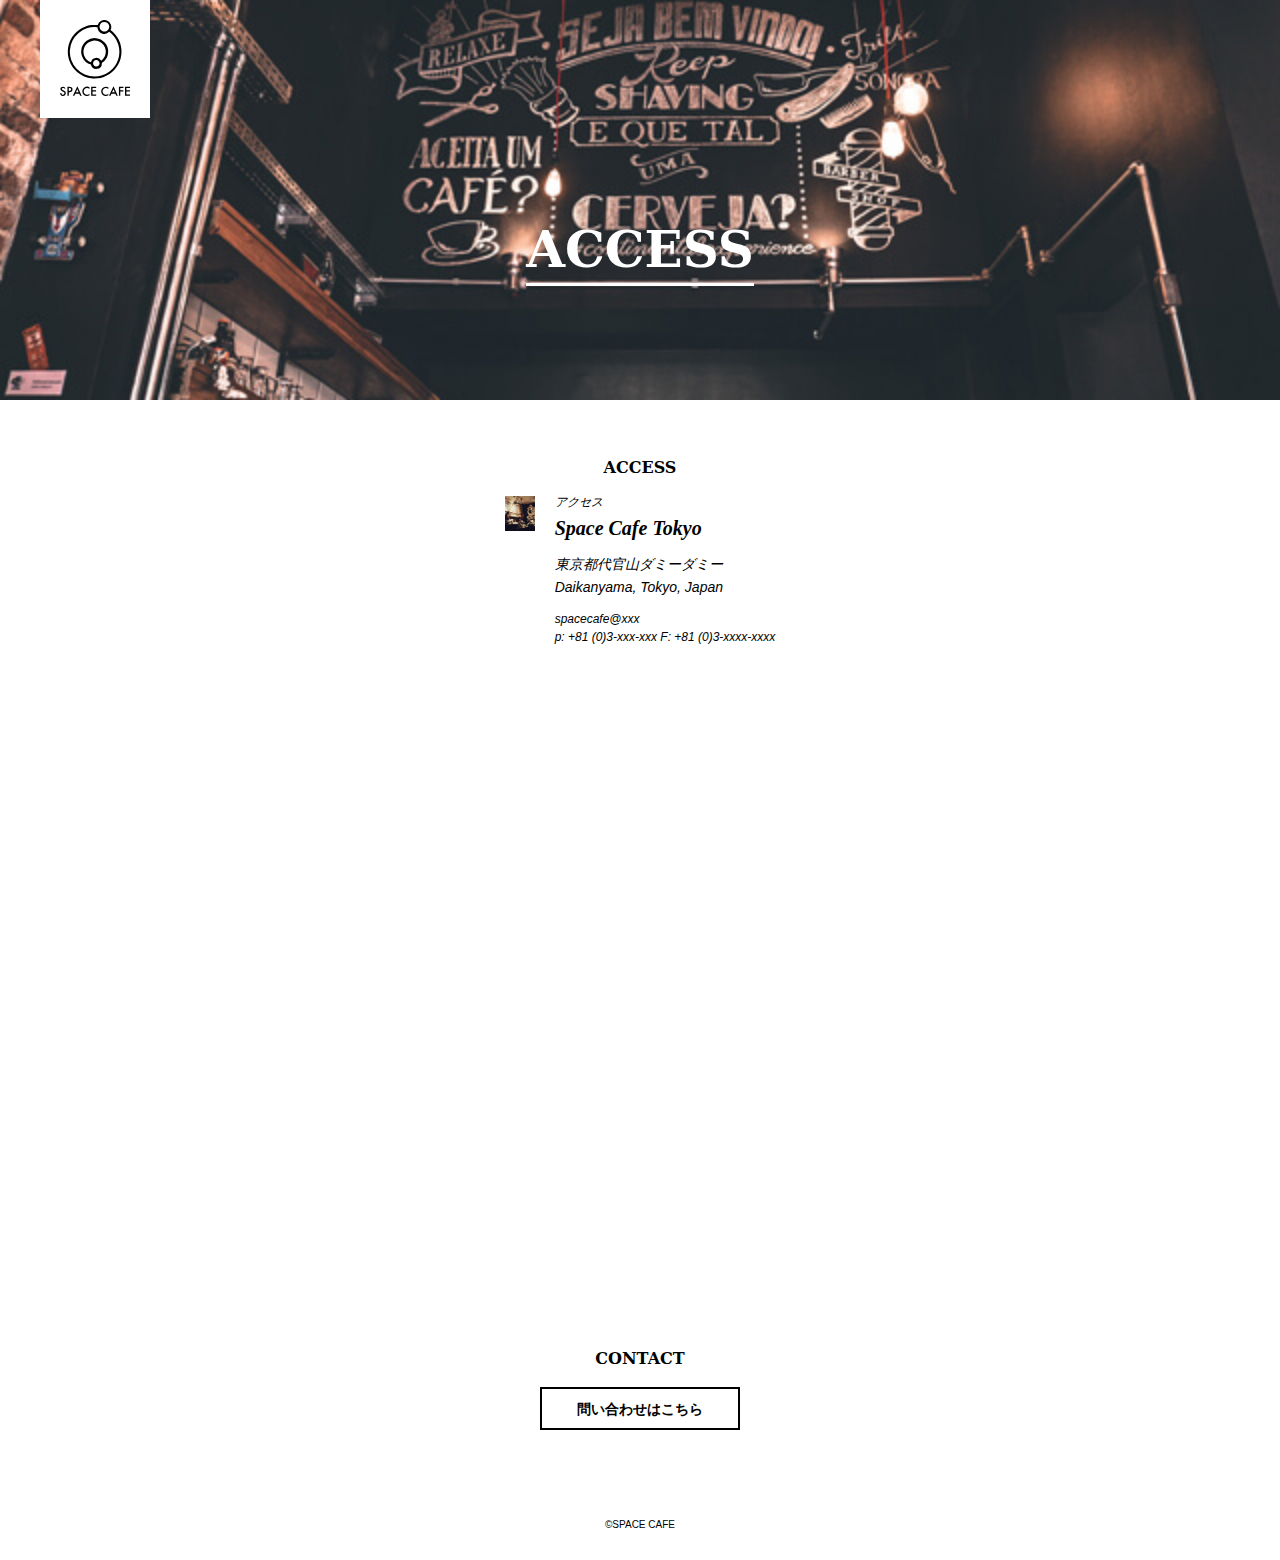
<file: access/index.html>
<!DOCTYPE html>
<html lang="ja">
    <head>
        <meta charset="utf-8">
        <meta name="viewport" content="widh=device_width, user-scalable=yes, initial-scale=1.0">
        <meta http-equiv="X-UA-Compatible" content="IE=edge">
        <title>アクセスページ｜ SPACE CAFE</title>
        <link rel="shortcut icon" href="../assets/img/common/favicon.ico">
        <link rel="apple-touch-icon" href="../assets/img/common/apple-touch-icon.png">
        <link rel="stylesheet" href="../assets/css/reset.css">
        <link rel="stylesheet" href="../assets/css/common.css">
        <link rel="stylesheet" href="../assets/css/access.css">
    </head>
    <body>
        <header class="header header-access">
            <h1 class="logo"><img src="../assets/img/common/logo.svg" alt=ロゴ""></h1>
            <div class="catch-copy"><span>ACCESS</span></div>
        </header>
        <main class="main">
            <div class="wrapper">
                <section class="section-access">
                    <h2 class="heading02"><span>ACCESS</span></h2>
                    <div class="access-block">
                    <div class="access-img"><img src="../assets/img/access/img_access.jpg" alt="店内風景"></div>
                    <address class="address">
                        <dl>
                            <dt>アクセス</dt>
                            <dd class="access-desk">
                                <div class="access-name">Space Cafe Tokyo</div>
                                <div class="address">
                                    <div class="address-text">
                                        東京都代官山ダミーダミー<br>
                                        Daikanyama, Tokyo, Japan
                                    </div>
                                    <div class="address-contact">
                                        spacecafe@xxx<br>
                                        p: +81 (0)3-xxx-xxx F: +81 (0)3-xxxx-xxxx
                                    </div>
                                </div>
                            </dd><!-- desc -->
                        </dl>
                    </address>
                </div><!-- access-block -->
                    <div class="map">
                        <iframe src="https://maps.app.goo.gl/CPAVqKoZZthkBF9E7" frameborder="0" width="600" height="450" style="border:0" allowfullscreen></iframe>
                    </div>
                </section>
                <section>
                    <h2 class="heading02 heading02-contact"><span>CONTACT</span></h2>
                    <a href="contact/index.html" class="btn">問い合わせはこちら</a>
                </section>
            </div> <!-- wrapper -->
        </main>
        <footer class="footer">
            <p class="copy"><small>&copy;SPACE CAFE</small></p>
        </footer>
    </body>
</html>
</file>
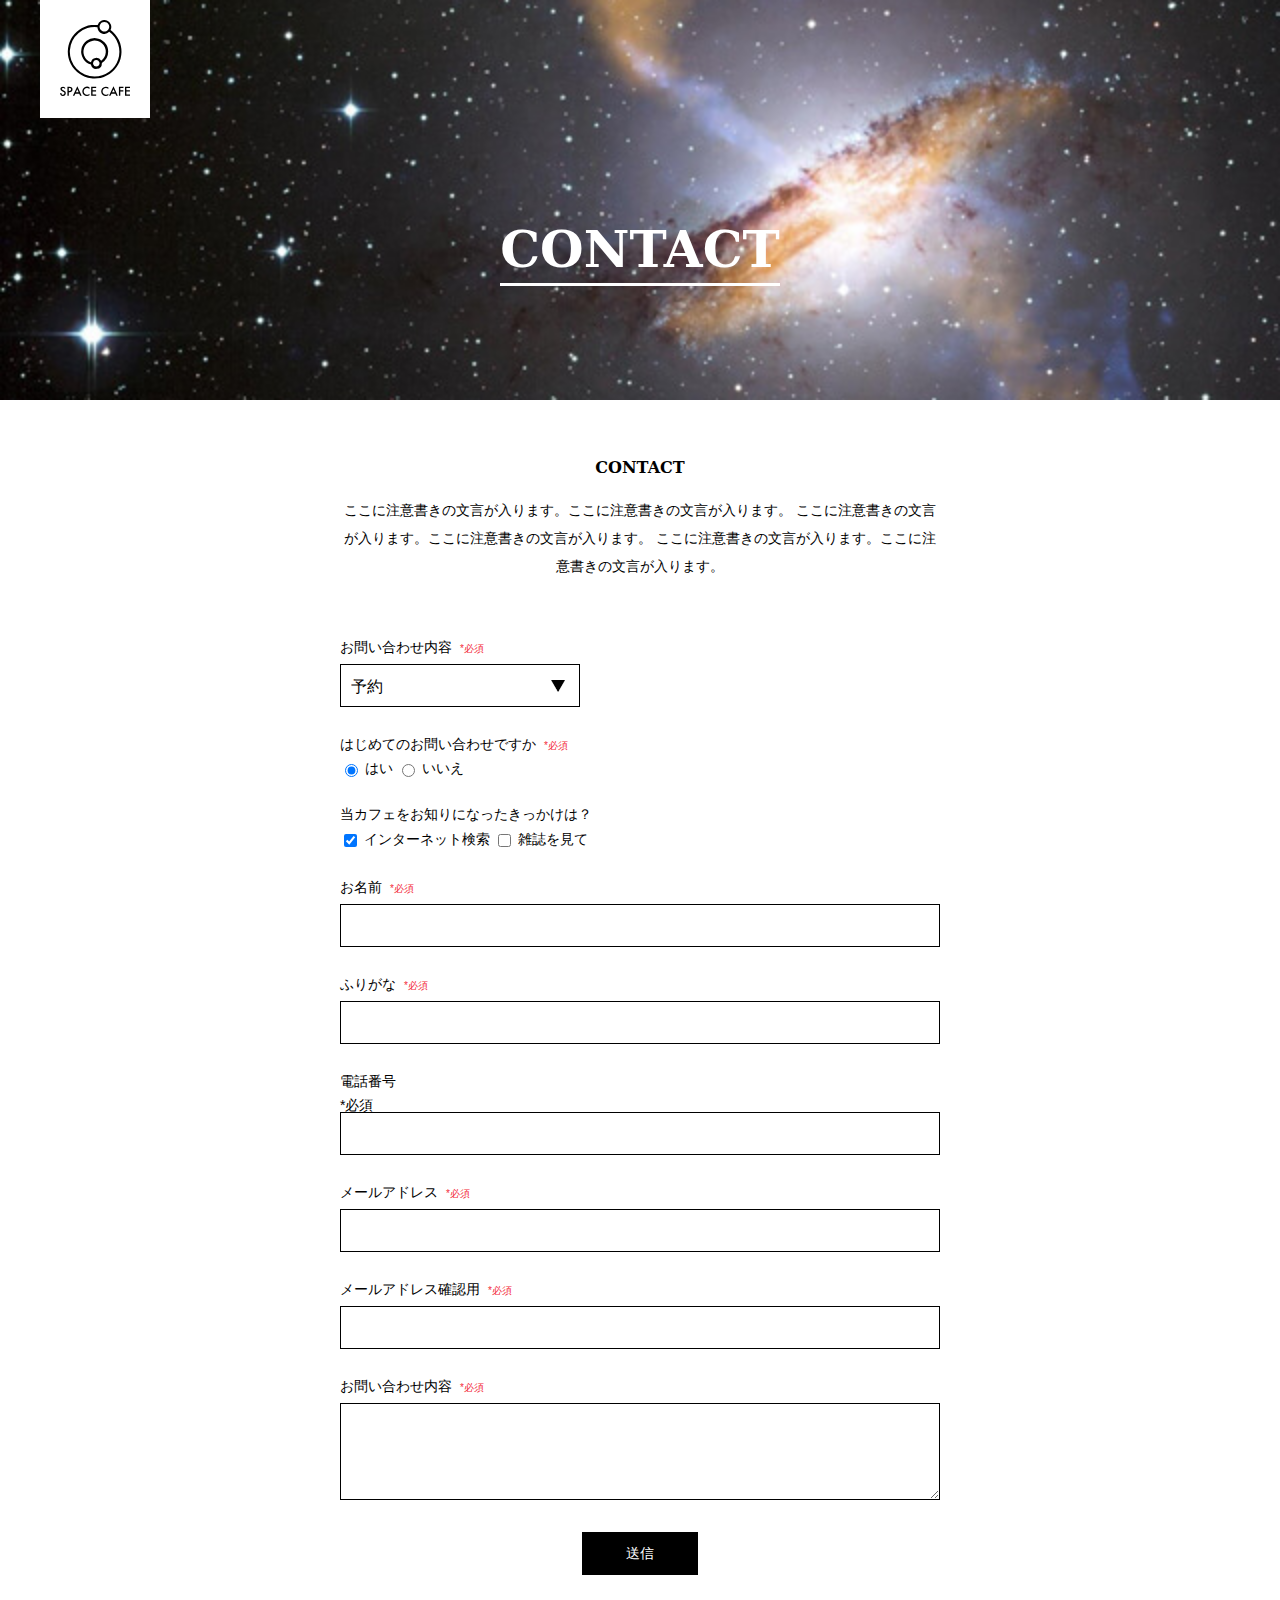
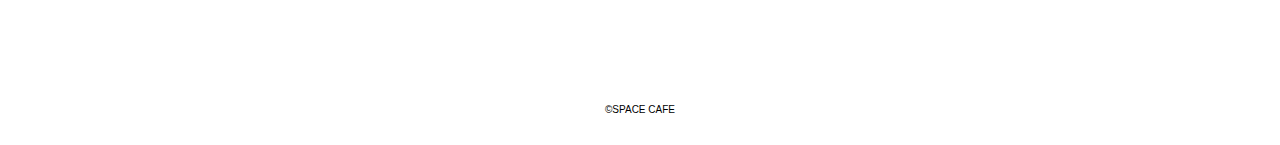
<file: contact/index.html>
<!DOCTYPE html>
<html lang="ja">
    <head>
        <meta charset="utf-8">
        <meta name="viewport" content="widh=device_width, user-scalable=yes, initial-scale=1.0">
        <meta http-equiv="X-UA-Compatible" content="IE=edge">
        <title>問い合わせ｜ SPACE CAFE</title>
        <link rel="shortcut icon" href="../assets/img/common/favicon.ico">
        <link rel="apple-touch-icon" href="../assets/img/common/apple-touch-icon.png">
        <link rel="stylesheet" href="../assets/css/reset.css">
        <link rel="stylesheet" href="../assets/css/common.css">
        <link rel="stylesheet" href="../assets/css/contact.css">
    </head>
    <body>
        <header class="header header-contact">
            <h1 class="logo"><img src="../assets/img/common/logo.svg" alt=ロゴ""></h1>
            <div class="catch-copy"><span>CONTACT</span></div>
        </header>
        <main class="main">
            <div class="wrapper">
                <section class="section-contact">
                    <h2 class="heading02"><span>CONTACT</span></h2>
                    <div class="lead">
                        ここに注意書きの文言が入ります。ここに注意書きの文言が入ります。
                        ここに注意書きの文言が入ります。ここに注意書きの文言が入ります。
                        ここに注意書きの文言が入ります。ここに注意書きの文言が入ります。
                    </div>
                    <form action="#" class="form">
                        <fieldset class="form-block">
                            <legend class="form-title">お問い合わせ内容<span class="must">*必須</span></legend>
                            <div class="form-input">
                                <div class="selectbox-wrap">
                                    <select class="select" name="select">
                                        <option value="予約">予約</option>
                                        <option value="その他お問い合わせ">その他お問い合わせ</option>
                                    </select>
                                </div>
                            </div>
                        </fieldset>
                        <fieldset class="form-block">
                            <legend class="form-title">はじめてのお問い合わせですか<span class="must">*必須</span></legend>                        
                                <div class="form-input">
                                    <input type="radio" name="radio" id="radio1" value="1" checked>
                                    <label for="radio1">はい</label>
                                    <input type="radio" name="radio" id="radio2" value="2">
                                    <label for="radio2">いいえ</label>
                                </div>
                        </fieldset>
                        <fieldset class="form-block">
                            <legend class="form-title">当カフェをお知りになったきっかけは？</legend>                        
                                <div class="form-input">
                                    <input type="checkbox" name="checkbox" id="checkbox" value="1" checked>
                                    <label for="checkbox1">インターネット検索</label>
                                    <input type="checkbox" name="checkbox" id="checkbox2" value="2">
                                    <label for="checkbox2">雑誌を見て</label>
                                </div>
                        </fieldset>
                        <fieldset class="form-block">
                            <legend class="form-title">お名前<span class="must">*必須</span></legend>                        
                                <div class="form-input">
                                    <input type="text" class="input-text">
                                </div>
                        </fieldset>
                        <fieldset class="form-block">
                            <legend class="form-title">ふりがな<span class="must">*必須</span></legend>                        
                                <div class="form-input">
                                    <input type="text" class="input-text">
                                </div>
                        </fieldset>
                        <fieldset class="form-block">
                            <legend class="form-title">電話番号</legend><span class="must">*必須</span></legend>                        
                                <div class="form-input">
                                    <input type="text" class="input-text">
                                </div>
                        </fieldset>
                        <fieldset class="form-block">
                            <legend class="form-title">メールアドレス<span class="must">*必須</span></legend>                        
                                <div class="form-input">
                                    <input type="text" class="input-text">
                                </div>
                        </fieldset>
                        <fieldset class="form-block">
                            <legend class="form-title">メールアドレス確認用<span class="must">*必須</span></legend>                        
                                <div class="form-input">
                                    <input type="text" class="input-text">
                                </div>
                        </fieldset>
                        <fieldset class="form-block">
                            <legend class="form-title">お問い合わせ内容<span class="must">*必須</span></legend>                        
                                <div class="form-input">
                                    <textarea class="textarea"></textarea>
                                </div>
                        </fieldset>
                        <button class="submit-btn">送信</button>
                    </form>
                </section>
            </div> <!-- wrapper -->
        </main>
        <footer class="footer">
            <p class="copy"><small>&copy;SPACE CAFE</small></p>
        </footer>
    </body>
</html>
</file>
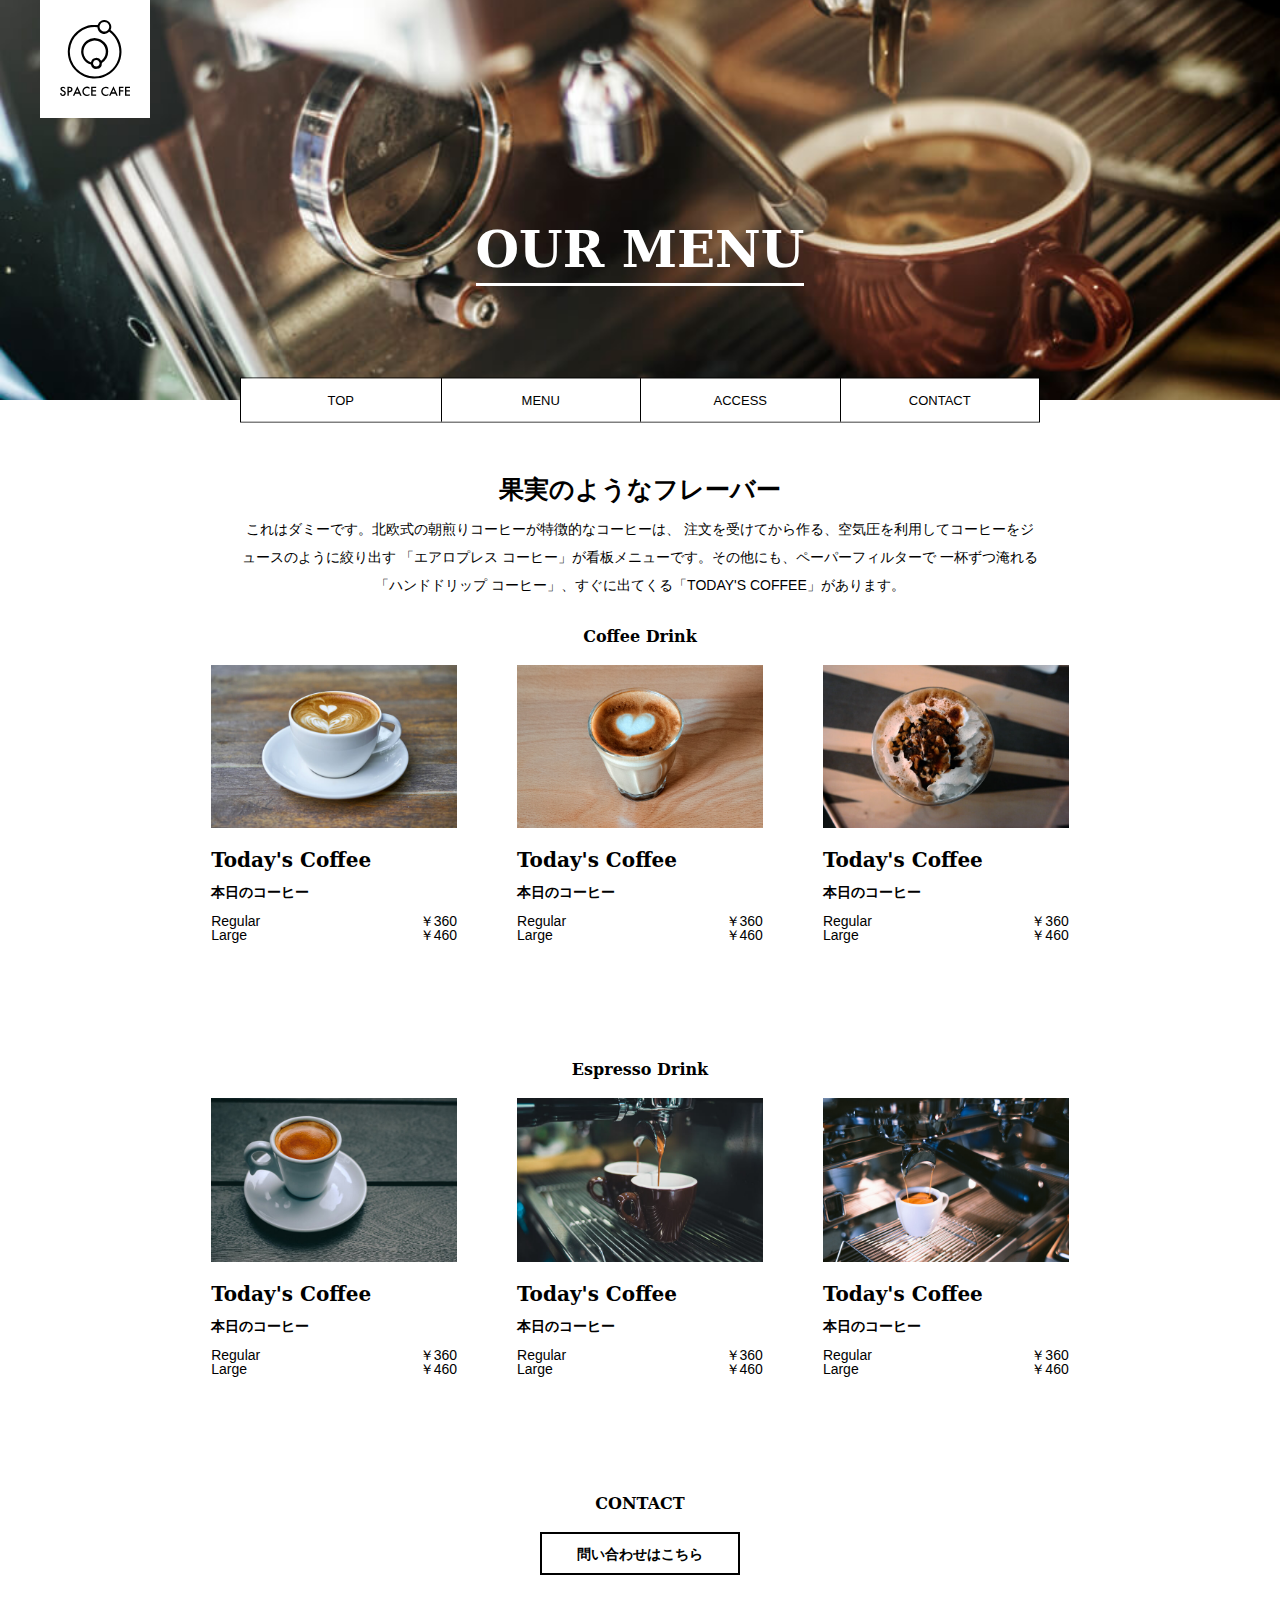
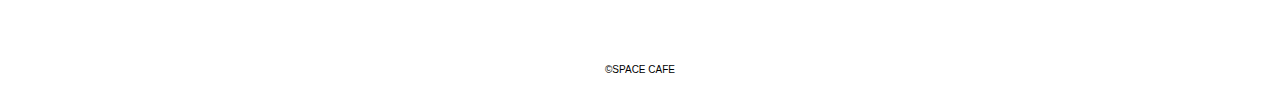
<file: menu/index.html>
<!DOCTYPE html>
<html lang="ja">
    <head>
        <meta charset="utf-8">
        <meta name="viewport" content="widh=device_width, user-scalable=yes, initial-scale=1.0">
        <meta http-equiv="X-UA-Compatible" content="IE=edge">
        <title>メニューページ｜ SPACE CAFE</title>
        <link rel="shortcut icon" href="../assets/img/common/favicon.ico">
        <link rel="apple-touch-icon" href="../assets/img/common/apple-touch-icon.png">
        <link rel="stylesheet" href="../assets/css/reset.css">
        <link rel="stylesheet" href="../assets/css/common.css">
        <link rel="stylesheet" href="../assets/css/menu.css">
    </head>
    <body>
        <header class="header header-menu">
            <h1 class="logo"><img src="../assets/img/common/logo.svg" alt=ロゴ""></h1>
            <div class="catch-copy"><span>OUR MENU</span></div>
        </header>
        <nav class="globalnav">
            <ul class="globalnav-list">
                <li><a href="../index.html">TOP</a></li>
                <li><a href="index.html">MENU</a></li>
                <li><a href="../access/index.html">ACCESS</a></li>
                <li><a href="../contact/index.html">CONTACT</a></li>
            </ul>
        </nav>
        <main class="main">
            <div class="wrapper">
                <div class="lead">
                    <div class="lead-title">果実のようなフレーバー</div>
                    これはダミーです。北欧式の朝煎りコーヒーが特徴的なコーヒーは、
                    注文を受けてから作る、空気圧を利用してコーヒーをジュースのように絞り出す
                    「エアロプレス コーヒー」が看板メニューです。その他にも、ペーパーフィルターで
                    一杯ずつ淹れる「ハンドドリップ コーヒー」、すぐに出てくる「TODAY'S COFFEE」があります。
                </div>
                <section class="menu-category">
                    <h2 class="heading02 heading02--menu"><span>Coffee Drink</span></h2>
                <ul class="menu-wrap">
                    <li class="menu">
                        <div class="menu-img"><img src="../assets/img/menu/menu_coffee01.jpg" alt=""></div>
                        <div class="menu-name-en">Today's Coffee</div>
                        <p class="menu-name-ja">本日のコーヒー</p>
                        <div class="menu-price">
                            <span>Regular</span>
                            <span>￥360</span>
                        </div>
                        <div class="menu-price">
                            <span>Large</span>
                            <span>￥460</span>
                        </div>
                    </li>
                    <li class="menu">
                        <div class="menu-img"><img src="../assets/img/menu/menu_coffee02.jpg" alt=""></div>
                        <div class="menu-name-en">Today's Coffee</div>
                        <p class="menu-name-ja">本日のコーヒー</p>
                        <div class="menu-price">
                            <span>Regular</span>
                            <span>￥360</span>
                        </div>
                        <div class="menu-price">
                            <span>Large</span>
                            <span>￥460</span>
                        </div>
                    </li>
                    <li class="menu">
                        <div class="menu-img"><img src="../assets/img/menu/menu_coffee03.jpg" alt=""></div>
                        <div class="menu-name-en">Today's Coffee</div>
                        <p class="menu-name-ja">本日のコーヒー</p>
                        <div class="menu-price">
                            <span>Regular</span>
                            <span>￥360</span>
                        </div>
                        <div class="menu-price">
                            <span>Large</span>
                            <span>￥460</span>
                        </div>
                    </li>
                </ul>
                </section>
                <section class="menu-category">
                    <h2 class="heading02 heading02--menu"><span>Espresso Drink</span></h2>
                <ul class="menu-wrap">
                    <li class="menu">
                        <div class="menu-img"><img src="../assets/img/menu/menu_coffee04.jpg" alt=""></div>
                        <div class="menu-name-en">Today's Coffee</div>
                        <p class="menu-name-ja">本日のコーヒー</p>
                        <div class="menu-price">
                            <span>Regular</span>
                            <span>￥360</span>
                        </div>
                        <div class="menu-price">
                            <span>Large</span>
                            <span>￥460</span>
                        </div>
                    </li>
                    <li class="menu">
                        <div class="menu-img"><img src="../assets/img/menu/menu_coffee05.jpg" alt=""></div>
                        <div class="menu-name-en">Today's Coffee</div>
                        <p class="menu-name-ja">本日のコーヒー</p>
                        <div class="menu-price">
                            <span>Regular</span>
                            <span>￥360</span>
                        </div>
                        <div class="menu-price">
                            <span>Large</span>
                            <span>￥460</span>
                        </div>
                    </li>
                    <li class="menu">
                        <div class="menu-img"><img src="../assets/img/menu/menu_coffee06.jpg" alt=""></div>
                        <div class="menu-name-en">Today's Coffee</div>
                        <p class="menu-name-ja">本日のコーヒー</p>
                        <div class="menu-price">
                            <span>Regular</span>
                            <span>￥360</span>
                        </div>
                        <div class="menu-price">
                            <span>Large</span>
                            <span>￥460</span>
                        </div>
                    </li>
                </ul>
                </section>
                <section>
                    <h2 class="heading02 heading02-contact"><span>CONTACT</span></h2>
                    <a href="contact/index.html" class="btn">問い合わせはこちら</a>
                </section>
            </div> <!-- wrapper -->
        </main>
        <footer class="footer">
            <p class="copy"><small>&copy;SPACE CAFE</small></p>
        </footer>
    </body>
</html>
</file>
<file: assets/css/common.css>
@charset "UTF-8";
.header {
    position: relative;
    width: 100%;
    height: 0;
    padding-bottom: 100%;
    background: url(../img/top/hero_top.jpg) no-repeat center center/cover;
}

.logo {
    width: 60px;
    padding: 10px;
    background: #fff;
    position: absolute;
    top: 0;
    left: 20px;
}

.catch-copy, .page-title {
    text-align: center;
    width: 100%;
    color: #fff;
    font-family: "ヒラギノ明朝 ProN W3", "Hiragino Mincho ProN", "HG明朝E", "MS P明朝", "MS 明朝", "serif";
    font-size: 6vw;
    font-weight: bold;
    position: absolute;
    top: 50%;
    left: 0;
    -webkit-transform: translate(0, -50%);
    transform: translate(0, 50%);
}

.catch-copy span, .page-title span {
    border-bottom: 3px solid #fff;
    padding-bottom: 4px;
}

.heading02 {
    text-align: center;
    font-size: 16px;
    font-weight: bold;
    color: #000;
    font-family: "ヒラギノ明朝 ProN W3", "Hiragino Mincho ProN", "HG明朝E", "MS P明朝", "MS 明朝", "serif";
    margin-bottom: 20px;
}

.span {
border-bottom: 3px solid #000;
padding-bottom: 4px;
}

.lead {
    font-size: 14px;
    line-height: 2.0;
}

.btn {
    display: block;
    text-align: center;
    width: 200px;
    margin: 0 auto 60px;
    border: 2px solid #000;
    text-decoration: none;
    padding: 13px 0 12px;
    font-weight: bold;
}

.footer {
    padding: 15px 10px;
}

.copy {
    text-align: center;
    font-size: 1.0rem;
}

@media print, screen and (min-width: 768px) {
    .header {
        height: 400px;
        padding-bottom: 0;
    }
}

@media print, screen and (min-width: 768px) {
    .logo {
        width: 110px;
        padding: 20px;
        left: 40px;
    }
}

@media print, screen and (min-width: 768px) {
    .catch-copy, .page-title {
        font-size: 50px;
    }
}

@media print, screen and (min-width: 768px) {
    .lead {
        width: 800px;
        margin: 0 auto;
        text-align: center;
    }
}

@media print, screen and (min-width: 768px) {
    .img-link-wrap {
        display: -webkit-flex;
        display: -ms-flexbox;
        display: flex;
        margin-bottom: 80px;
    }
    .img-link {
        width: 50%;
    }
}

@media print, screen and (min-width: 768px) {
    .footer {
        padding: 30px 10px;
    }
}

.globalnav {
    position: relative;
    padding: 0 10px;
    -webkit-transform: translate(0, -50%);
    transform: translate(0, -50%);
}

.globalnav li {
    display: table-cell;
    text-align: center;
}

.globalnav-list {
    width: 100%;
    max-width: 800px;
    margin: 0 auto;
    display: table;
    table-layout: fixed;
    border: 1px solid #000;
}

.globalnav li:not(:first-child) {
    border-left: 1px solid #000;
}

.globalnav li a {
    font-size: 1.3rem;
    display: block;
    background: #fff;
    text-decoration: none;
    padding: 15px 0;
}

.globalnav li a:hover {
    opacity: 1;
}

@media print, screen and (min-width: 786px) {
    .globalnav li a:hover {
        background: #000;
        color: #fff;
    }
}
</file>
<file: assets/css/access.css>
@charset "UTF-8";
.header.header-access {
    background: url(../img/access/hero_access.jpg) no-repeat center center/cover;
}

.wrapper {
    max-width: 960px;
    margin: 0 auto;
    padding: 0 4%;
}

.section-access {
    padding: 30px 0 50px;
}

.access-img {
    margin-bottom: 15px;
}

.address {
    margin-bottom: 20px;
}

.address dt {
    font-size: 12px;
    margin-bottom: 10px;
}

.access-name {
    font-family: "ヒラギノ明朝 ProN W3", "Hiragino Mincho ProN", "HG明朝E", "MS P明朝", "MS 明朝", serif;
    font-size: 20px;
    font-weight: bold;
    margin-bottom: 15px;
}

.address-text {
    font-size: 14px;
    line-height: 1.67;
    margin-bottom: 10px;
}

.address-contact {
    font-size: 12px;
    line-height: 1.5;
}

.map {
    position: relative;
    width: 100%;
    height: 0;
    padding-bottom: 75%;
}

.map iframe {
    width: 100%;
    height: 100%;
    position: absolute;
    top: 0;
    left: 0;
    bottom: 0;
    right: 0;
}

@media print, screen and (min-width: 768px) {
    .access-block {
        display: -webkit-flex;
        display: -ms-flexbox;
        display: flex;
        justify-content: center;
        margin-bottom: 40px;
    }
}

@media print, screen and (min-width: 768px) {
    .access-img {
        width: 50px;
        max-width: 300px;
        padding-right: 20px;
    }
}

@media print, screen and (min-width: 768px) {
    .section-access {
        padding: 60px 0 100px;
        max-width: 700px;
        margin:0 auto;
    }
}
</file>
<file: assets/css/contact.css>
@charset "UTF-8";
.header.header-contact {
    background: url(../img/contact/hero_contact.jpg) no-repeat center center/cover;
}

.wrapper {
    max-width: 960px;
    margin: 0 auto;
    padding: 0 4%;
}

.section-contact {
    padding: 30px 0 50px;
}

.lead {
    margin-bottom: 30px;
}

.select, input[type="text"], textarea {
    -moz-appearance: none;
    -webkit-appearance: none;
    appearance: none;
    width: 100%;
    height: 43px;
    padding: 0 10px;
    border: 1px solid #000;
    border-radius: 0;
    background: #fff;
    font-size: 1.6rem;
    line-height: 43px;
}

.selectbox-wrap {
    position: relative;
    width: 240px;
    height: 43px;
    z-index: 1;
}

.selectbox-wrap::after {
    content: "";
    display: block;
    width: 14px;
    height: 12px;
    background: url(../img/contact/icon_select.png) no-repeat center center/cover;
    position: absolute;
    top: 50%;
    margin-top: -6px;
    right: 15px;
    z-index: 10;
}

.form-block {
    margin: 25px;
}

.form-title {
    font-size: 1.4rem;
    margin-bottom: 10px;
}

.form-title span {
    display: inline-block;
    font-size: 1.0rem;
    color: #f32938;
    margin-left: 8px;
}

.textarea {
    height: 97px;
    line-height: 1.5;
    padding: 10px;
}

.submit-btn {
    display: block;
    -moz-appearance: none;
    -webkit-appearance: none;
    appearance: none;
    border: none;
    cursor: pointer;
    padding: 0;
    background: #000;
    color: #fff;
    font-size: 1.4rem;
    width: 116px;
    height: 43px;
    line-height: 43px;
    margin: 0 auto;
}

@media print, screen and (min-width: 768px) {
    .lead {
        margin: 0 auto;
        width: 600px;
        text-align: center;
        margin-bottom: 60px;
    }
}

@media print, screen and (min-width: 768px) {
    .section-contact {
        padding: 60px 0 100px;
        margin: 0 auto;
    }
}

@media print, screen and (min-width: 768px) {
    .form-block {
        width: 600px;
        margin: 0 auto 30px;
    }
}
</file>
<file: assets/css/menu.css>
@charset "UTF-8";
.header.header-menu {
    background: url(../img/menu/hero_menu.jpg) no-repeat center center/cover;
}
.wrapper {
    max-width: 960px;
    margin: 0 auto;
    padding: 0 4%;
}

.lead {
    padding: 30px 0;
}

.lead-title{
    font-size: 25px;
    margin-bottom: 10px;
    font-weight: bold;
    line-height: 1.2;
    font-family: "ヒラギノ明朝 ProN W3", "Hiragino Mincho ProN", "HG明朝E", "MS P明朝", "MS 明朝", "serif";
}

.menu{
    padding: 15px 0;
    border-bottom: 1px solid #eee;
    list-style: none;
}

.menu-img{
    margin-bottom: 20px;
}

.menu-name-en{
    font-size: 20px;
    font-family:"ヒラギノ明朝 ProN W3", "Hiragino Mincho ProN", "HG明朝E", "MS P明朝", "MS 明朝", "serif";
    font-weight: bold;
    margin-bottom: 15px;
}

.menu-name-ja{
    font-size: 14px;
    font-weight: bold;
    margin-bottom: 15px;
}

.menu-price{
    font-size: 14px;
    display: -webkit-flex;
    display: -ms-flexbox;
    display: flex;
    -webkit-justify-content:sapce-between;
    -ms-flex-pack:justify;
    justify-content: space-between;
}

.menu-category{
    margin-bottom: 60px;
}

.img-link-wrap {
    margin-bottom: 40px;
}

.img-link a {
    display: block;
    position: relative;
    z-index: 1;
}

.img-link a .heading02 {
    color: #fff;
    z-index: 2;
    position: absolute;
    width: 100%;
    top: 50%;
    left: 0;
    -webkit-transform: translate(0, -50%);
    transform: translate(0, -50%);
    margin-bottom: 0;
}

.img-link a .heading02 span {
    border-color: #fff;
}

.img-link a img {
    display: block;
}

@media print, screen and (min-width: 768px) {
    .lead {
        width: 800px;
        margin: auto;
        text-align: center;
    }
}

@media print, screen and (min-width: 768px) {
    .menu-wrap {
        display: -webkit-flex;
        display: -ms-flexbox;
        display: flex;
        -webkit-flex-wrap: wrap;
        -ms-flex-wrap: wrap;
        flex-wrap: wrap;
    }
    .menu {
        width: 33.33%;
        padding: 0 30px;
        margin-bottom: 60px;
        border-bottom: none;
    }
}

.menu-category {
    margin-bottom: 60px;
}

@media print, screen and (min-width: 768px) {
    .menu-category {
        margin: 0 -30px 60px;
    }
}
</file>
